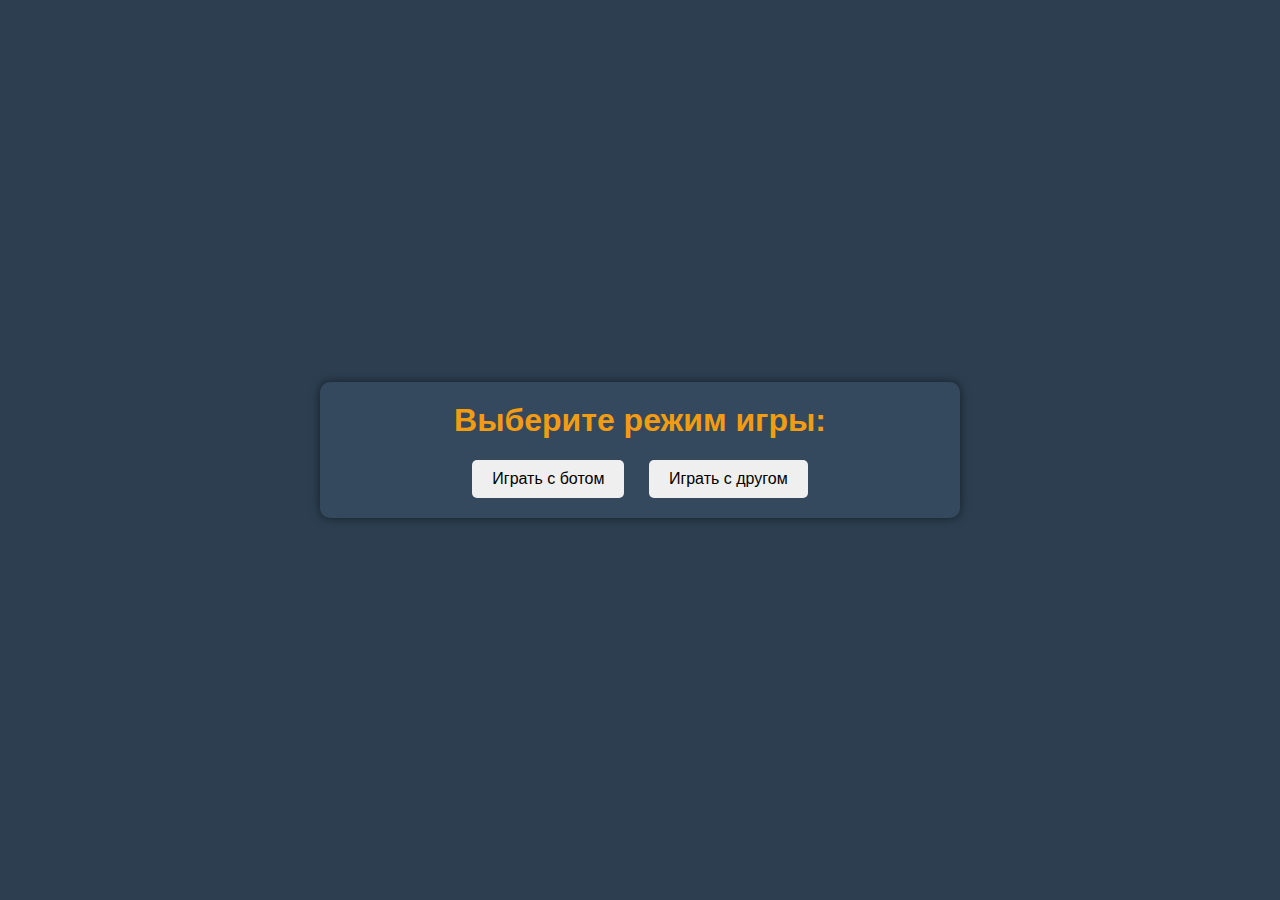
<file: 21/index.html>
<!DOCTYPE html>
<html lang="ru">
<head>
    <meta charset="UTF-8">
    <meta name="viewport" content="width=device-width, initial-scale=1.0">
    <title>Игра 21</title>
    <link rel="stylesheet" href="style.css">
</head>
<body>
    <div class="game-container">
        <div id="mode-selection" style="display: block;">
            <h1>Выберите режим игры:</h1>
            <button id="play-with-bot">Играть с ботом</button>
            <button id="play-with-friend">Играть с другом</button>
        </div>
        <div id="game" style="display: none;">
            <h1>Игра 21</h1>
            <div id="timer" class="timer">Осталось: <span id="time-left">5</span> сек</div>
            <div class="hands-container">
                <div id="player1-hand" class="hand">
                    <h2>Ваши карты:</h2>
                    <ul id="player1-cards" class="cards"></ul>
                    <p>Сумма: <span id="player1-score">0</span></p>
                    <div id="player1-buttons" class="player-buttons">
                        <button id="draw-card" class="player-button">Взять карту</button>
                        <button id="pass" class="player-button">Пас</button>
                    </div>
                </div>
                <div id="player2-hand" class="hand" style="display: none;">
                    <h2>Карты соперника:</h2>
                    <ul id="player2-cards" class="cards"></ul>
                    <p>Сумма: <span id="player2-score">0</span></p>
                    <div id="player2-buttons" class="player-buttons">
                        <button id="draw-card-player2" class="player-button">Взять карту</button>
                        <button id="pass-player2" class="player-button">Пас</button>
                    </div>
                </div>
                <div id="dealer-hand" class="hand" style="display: none;">
                    <h2>Карты дилера:</h2>
                    <ul id="dealer-cards" class="cards"></ul>
                    <p>Сумма: <span id="dealer-score">0</span></p>
                </div>
            </div>
            <div id="buttons" class="game-buttons">
                <button id="restart" class="game-button">Играть заново</button>
                <button id="return-to-menu" class="game-button">Вернуться в меню</button>
            </div>
            <div id="result"></div>
        </div>
    </div>
    <script src="script.js"></script>
</body>
</html>
</file>
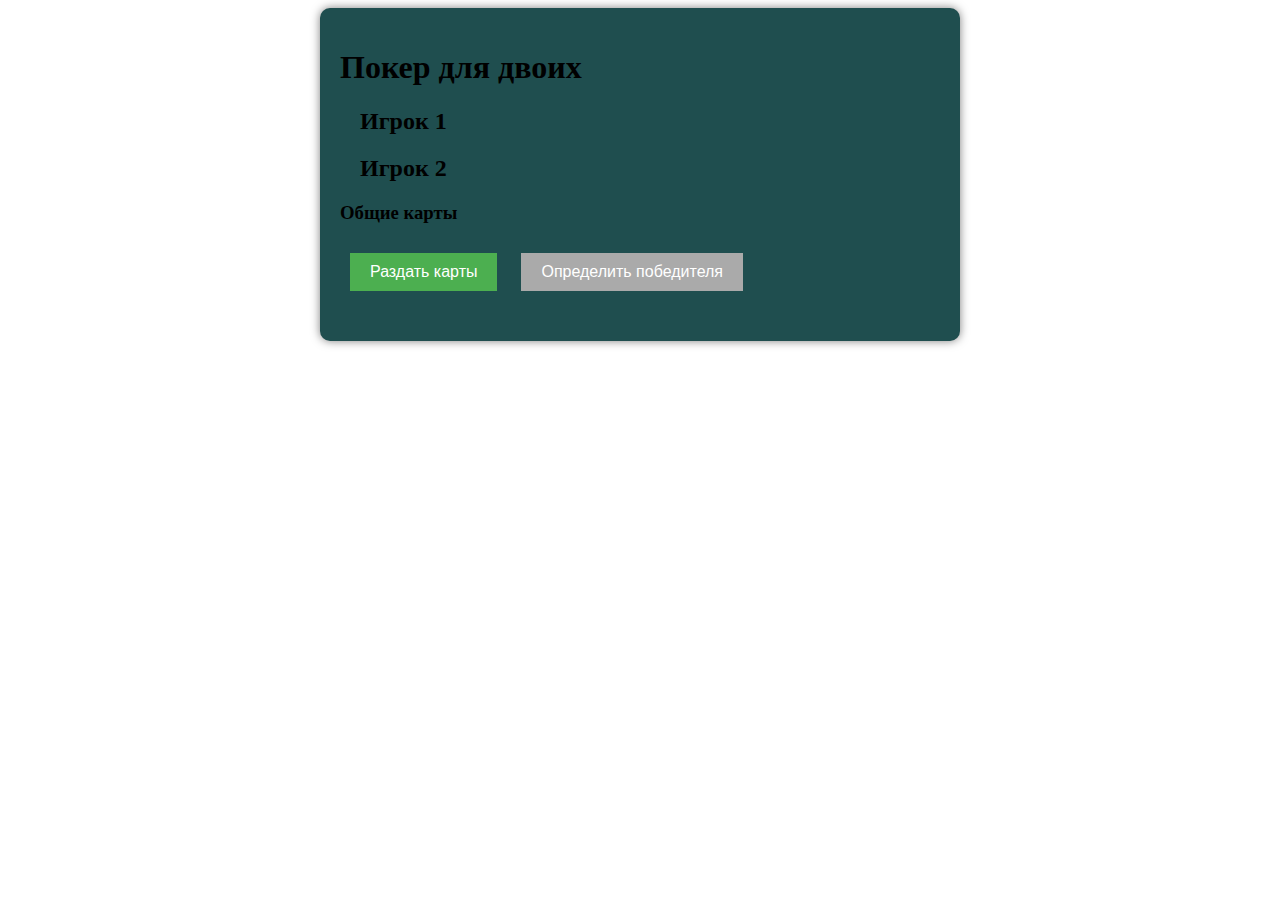
<file: poker/index.html>
<!DOCTYPE html>
<html lang="ru">
<head>
    <meta charset="UTF-8">
    <meta name="viewport" content="width=device-width, initial-scale=1.0">
    <title>Покер для двух игроков</title>
    <link rel="stylesheet" href="styles.css">
</head>
<body>
    <div class="game-container">
        <h1>Покер для двоих</h1>
        <div class="players">
            <div class="player" id="player1">
                <h2>Игрок 1</h2>
                <div class="hand" id="hand1"></div>
                <div class="score" id="score1"></div>
            </div>
            <div class="player" id="player2">
                <h2>Игрок 2</h2>
                <div class="hand" id="hand2"></div>
                <div class="score" id="score2"></div>
            </div>
        </div>
        <div id="community-cards-container">
            <h3>Общие карты</h3>
            <div id="community-cards"></div>
        </div>
        <button id="deal-button">Раздать карты</button>
        <button id="determine-winner-button" disabled>Определить победителя</button>
        <div id="winner" class="winner"></div>
    </div>
    <script src="script.js"></script>
</body>
</html>
</file>
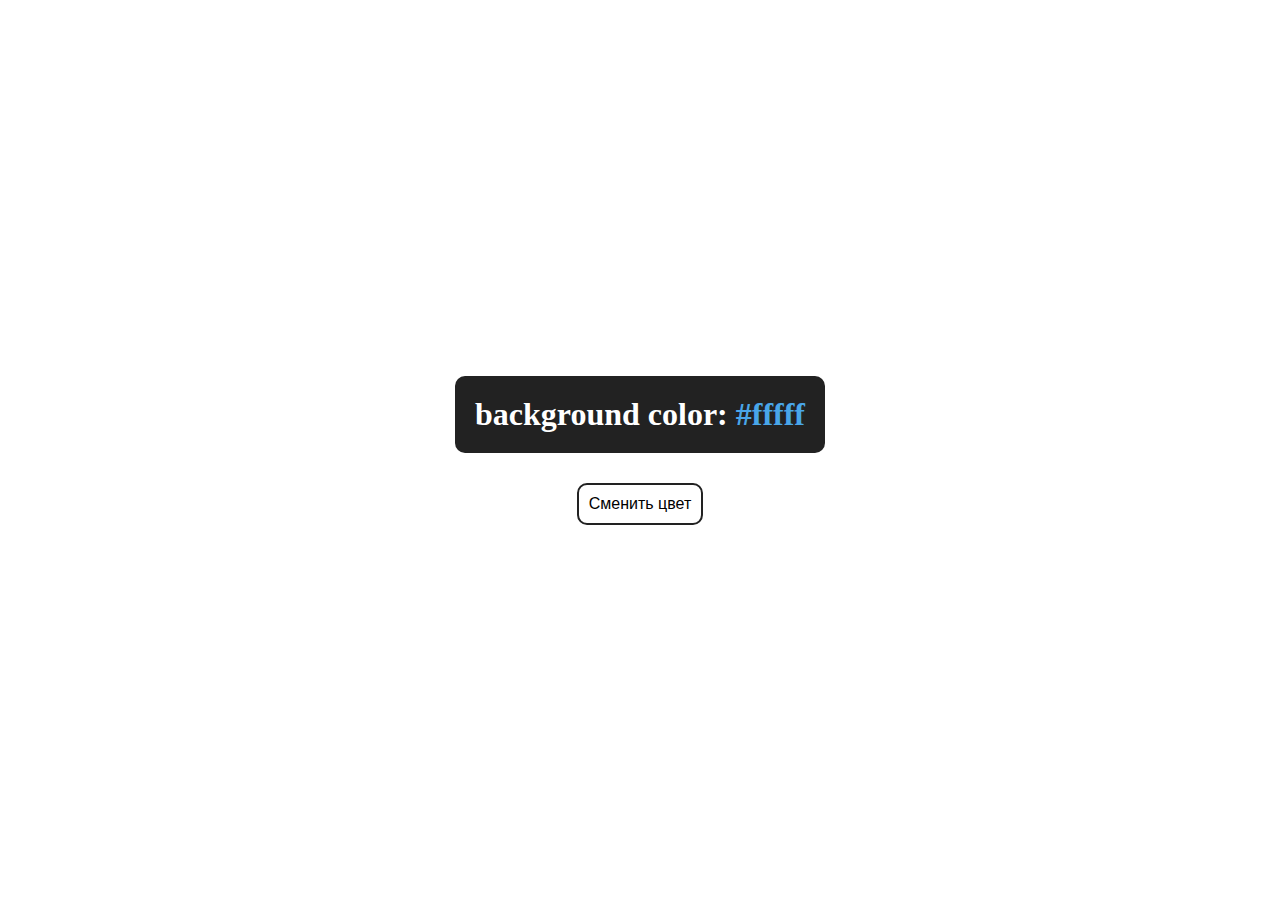
<file: RandomColo/index.html>
<!DOCTYPE html>
<html lang="ru">
<head>
    <meta charset="UTF-8">
    <meta name="viewport" content="width=device-width, initial-scale=1.0">
    <link rel="stylesheet" href="style.css">
    <title>RandomColor</title>
</head>
<body>
    
    <div class="conteiner">
        <h2>background color:
            <span class="color">#fffff</span>
        </h2>
        <button id="btn" class="btn">Сменить цвет</button>
    </div>

    <script src="main.js"></script>
</body>
</html>
</file>
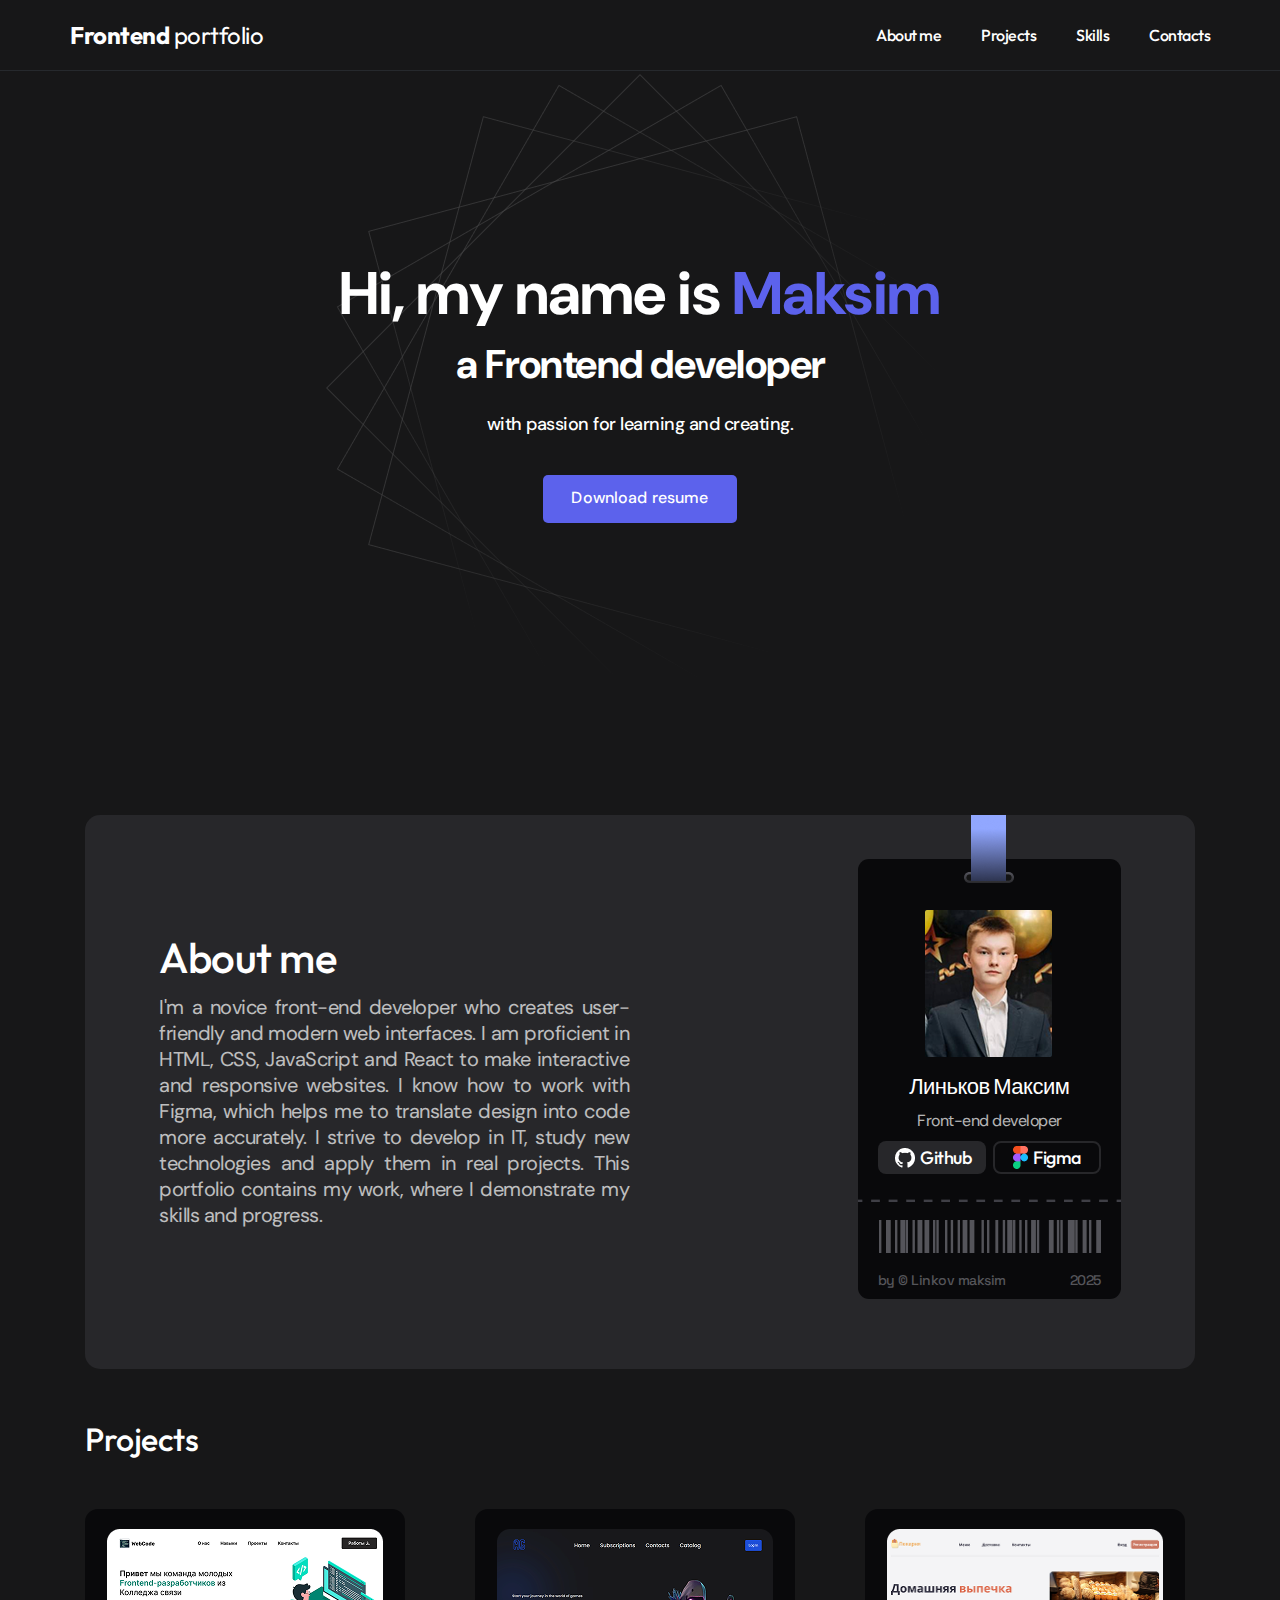
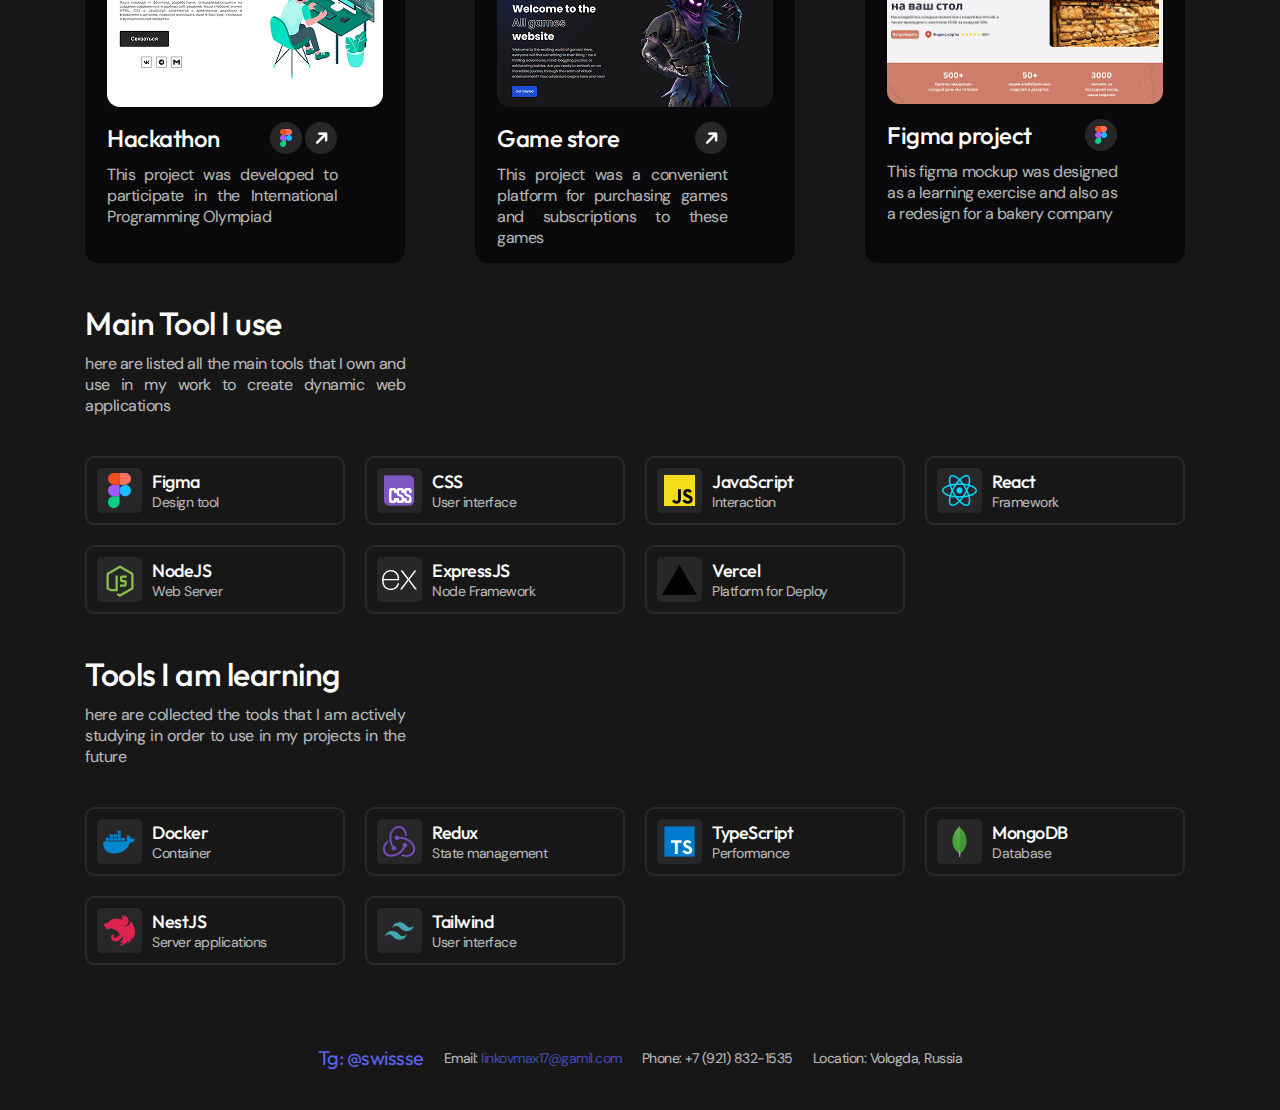
<file: Сайт о себе/index.html>
<!DOCTYPE html>
<html lang="en">

<head>
    <meta charset="UTF-8">
    <meta name="viewport" content="width=device-width, initial-scale=1.0">
    <title>Linkov portfolio</title>
    <link rel="stylesheet" href="./css/main.css">
    <link rel="icon" type="image/x-icon" href="img/logo.svg">
</head>

<body>
    <nav class="nav">
        <div class="conteiner">
            <div class="nav-row">
                <a href="./index.html" class="logo"><strong>Frontend</strong> portfolio</a>
                <ul class="nav-list">
                    <li class="nav-list__item"><a href="#about-me"
                            class="nav-list__link nav-list__link--active">About me</a></li>
                            <li class="nav-list__item"><a href="#project"
                                class="nav-list__link nav-list__link--active">Projects</a></li>
                    <li class="nav-list__item"><a href="#skills" class="nav-list__link">Skills</a></li>
                    <li class="nav-list__item"><a href="#contact" class="nav-list__link">Contacts</a></li>
                </ul>
            </div>
        </div>
    </nav>

    <header id="about-me" class="header">
            <div class="header-wrapper">
                <h1 class="header__title">
                    <strong>Hi, my name is <em>Maksim</em></strong>
                    a Frontend developer
                </h1>
                <div class="header-text">
                    <p>with passion for learning and creating.</p>
                </div>
                <a href="./cv.pdf" class="btn" download="resume">Download resume</a>
            </div>
    </header>

    <main class="main">

        <div class="conteiner about-me-cont">
            <div class="about__me">
                <div class="about__text__content">
                    <h2 class="text__content__h">About me</h2>
                    <p id="project" class="text__content">I'm a novice front-end developer who creates user-friendly and modern web interfaces. I am proficient in HTML, CSS, JavaScript and React to make interactive and responsive websites. I know how to work with Figma, which helps me to translate design into code more accurately. I strive to develop in IT, study new technologies and apply them in real projects. This portfolio contains my work, where I demonstrate my skills and progress.</p>
                </div>
                <div class="about__card">
                    <img class="about__photo" src="img/photo_5215327604863792342_m 1.png" alt="">
                    <h2 class="about__h">Линьков Максим</h2>
                    <p class="about__card__text projects__card__text">Front-end developer</p>
                    <div class="about__btn__row">
                        <div class="about__btn">
                            <a class="about__link__github" target="_blank" href="https://github.com/swissse/My-project"><img src="img/mdi_github.png" alt="">
                                Github</a>
                        </div>
                        <div class="about__btn__transparent">
                            <img src="img/logos_figma.png" alt="">
                            Figma
                        </div>
                    </div>
                    <img src="img/Line 150.png" alt="">
                    <img class="shtrih" src="img/Frame 48095486.png" alt="">
                    <div class="about__card__footer">
                        <p class="about__card__footer__text">by © Linkov maksim</p>
                        <p class="about__card__footer__date">2025</p>
                    </div>
                </div>

            </div>
        </div>

        <div class="conteiner">
            <h2 class="projects__h">Projects</h2>
            <div class="projects">
                <div class="project__card">
                    <img src="img/Hackathon.png" alt="">
                    <div class="card__h-link">
                        <h2 class="project__card__h">Hackathon</h2>
                        <div class="card__img">
                            <a target="_blank" target="_blank" href="https://www.figma.com/proto/VXEcaGlOdYDJs0ukKG22a0/Untitled?page-id=0%3A1&node-id=1-2&viewport=915%2C-11%2C0.26&t=odG2s7YkYVDdGYJo-1&scaling=min-zoom&content-scaling=fixed"><img src="img/link-figma.png" alt=""></a>
                            <a target="_blank" href="https://hackathon-five-nu.vercel.app/"><img src="img/link-arr.png" alt=""></a>
                        </div>
                    </div>
                    <p class="projects__card__text">This project was developed to participate in the International Programming Olympiad</p>
                </div>

                <div class="project__card">
                    <img src="img/store.png" alt="">
                    <div class="card__h-link">
                        <h2 class="project__card__h">Game store</h2>
                        <div class="card__img">
                        <a target="_blank" href="https://my-project-nine-tawny.vercel.app/"><img src="img/link-arr.png" alt=""></a>
                        </div>
                    </div>
                    <p class="projects__card__text">This project was a convenient platform for purchasing games and subscriptions to these games</p>
                </div>

                <div class="project__card">
                    <img src="img/pakary.png" alt="">
                    <div class="card__h-link">
                        <h2 class="project__card__h">Figma project</h2>
                        <div class="card__img">
                            <a target="_blank" href="https://www.figma.com/proto/6iso27zUQMq7dAPpI5ozp9/Untitled?page-id=0%3A1&node-id=2-2&p=f&viewport=153%2C867%2C0.08&t=EpexcUpfoYlPHl4p-1&scaling=min-zoom&content-scaling=fixed&starting-point-node-id=2%3A2"><img src="img/link-figma.png" alt=""></a>
                        </div>
                    </div>
                    <p class="projects__card__text">This figma mockup was designed as a learning exercise and also as a redesign for a bakery company</p>
                </div>
            </div>
        </div>

        <div class="conteiner">
            <div class="tool__cont">
                <div id="skills" class="tools__content">
                    <h2 class="tools__h">Main Tool I use</h2>
                    <p class="tools__text">here are listed all the main tools that I own and use in my work to create dynamic web applications</p>
                </div>
                <div class="tools__row">
                    <div class="card">
                        <img src="img/figma.svg" alt="">
                        <div class="card__content">
                            <h3 class="card__h">Figma</h3>
                            <p class="card__text">Design tool</p>
                        </div>
                    </div>
    
                    <div class="card">
                        <img src="img/css.png" alt="">
                        <div class="card__content">
                            <h3 class="card__h">CSS</h3>
                            <p class="card__text">User interface</p>
                        </div>
                    </div>
    
                    <div class="card">
                        <img src="img/js.png" alt="">
                        <div class="card__content">
                            <h3 class="card__h">JavaScript</h3>
                            <p class="card__text">Interaction</p>
                        </div>
                    </div>
    
                    <div class="card">
                        <img src="img/react.png" alt="">
                        <div class="card__content">
                            <h3 class="card__h">React</h3>
                            <p class="card__text">Framework</p>
                        </div>
                    </div>
    
                    <div class="card">
                        <img src="img/node.png" alt="">
                        <div class="card__content">
                            <h3 class="card__h">NodeJS</h3>
                            <p class="card__text">Web Server</p>
                        </div>
                    </div>
    
                    <div class="card">
                        <img src="img/ex.png" alt="">
                        <div class="card__content">
                            <h3 class="card__h">ExpressJS</h3>
                            <p class="card__text">Node Framework</p>
                        </div>
                    </div>
    
                    <div class="card">
                        <img src="img/vercel.png" alt="">
                        <div class="card__content">
                            <h3 class="card__h">Vercel</h3>
                            <p class="card__text">Platform for Deploy</p>
                        </div>
                    </div>
                </div>
    
                <div class="main__tools__content">
                    <h2 class="tools__h">Tools I am learning</h2>
                    <p class="tools__text">here are collected the tools that I am actively studying in order to use in my projects in the future</p>
                </div>
    
                <div class="tools__row">
                    <div class="card">
                        <img src="img/docker.png" alt="">
                        <div class="card__content">
                            <h3 class="card__h">Docker</h3>
                            <p class="card__text">Container</p>
                        </div>
                    </div>
    
                    <div class="card">
                        <img src="img/redux.png" alt="">
                        <div class="card__content">
                            <h3 class="card__h">Redux</h3>
                            <p class="card__text">State management</p>
                        </div>
                    </div>
    
                    <div class="card">
                        <img src="img/type.png" alt="">
                        <div class="card__content">
                            <h3 class="card__h">TypeScript</h3>
                            <p class="card__text">Performance</p>
                        </div>
                    </div>
    
                    <div class="card">
                        <img src="img/mongo.png" alt="">
                        <div class="card__content">
                            <h3 class="card__h">MongoDB</h3>
                            <p class="card__text">Database</p>
                        </div>
                    </div>
    
                    <div class="card">
                        <img src="img/nest.png" alt="">
                        <div class="card__content">
                            <h3 class="card__h">NestJS</h3>
                            <p class="card__text">Server applications</p>
                        </div>
                    </div>
    
                    <div class="card">
                        <img src="img/tailwind.png" alt="">
                        <div class="card__content">
                            <h3 class="card__h">Tailwind</h3>
                            <p class="card__text">User interface</p>
                        </div>
                    </div>
                </div>
            </div>
        </div>

    </main>

    <footer id="contact" class="footer">
        <div class="conteiner footer__row">
            <div class="footer__contact">
                <div class="footer__contact__tg">
                    <h3><a target="_blank" href="https://t.me/swissse">Tg: @swissse</a></h3>
                </div>
                <p>Email: <a href="mailto:your.email@example.com">linkovmax17@gamil.com</a></p>
                <p>Phone: +7 (921) 832-1535</p>
                <p>Location: Vologda, Russia</p>
            </div>
        </div>
    </footer>
    <script>
        window.addEventListener('scroll', function() {
    let nav = document.querySelector('.nav');
    if (window.scrollY > 100) {  /* Порог прокрутки  */
        nav.style.backgroundColor = 'rgba(23, 23, 24, 0.85)';  /* Полупрозрачный фон  */
    } else {
        nav.style.backgroundColor = 'var(--dark-bg)';  /* Возвращаем исходный фон  */
    }
});
    </script>
</body>

</html>
</file>
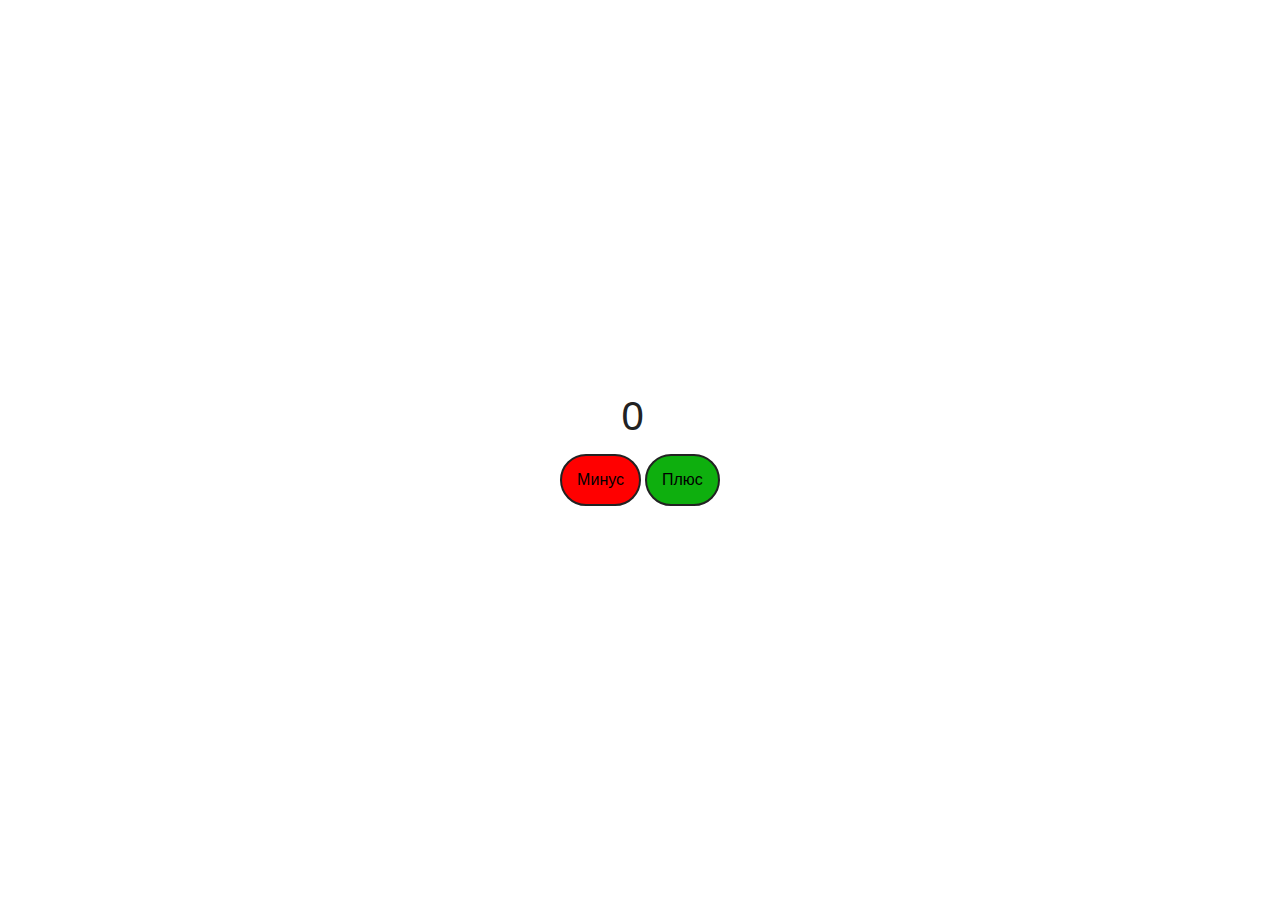
<file: счетчик/index.html>
<!DOCTYPE html>
<html lang="ru">
<head>
    <meta charset="UTF-8">
    <meta name="viewport" content="width=device-width, initial-scale=1.0">
    <link rel="stylesheet" href="Style.css">
    <title>Счетчик</title>
</head>
<body>
    
    <div class="conteiner">
        <div class="counter" data-counter>
            <div class="number"><input type="text" disabled value="0"></div>
            <button id="btn-munys" class="button btn-munys" type="button">Минус</button>
            <button id="btn-plus" class="button btn-plus" type="button">Плюс</button>
        </div>
    </div>

    <script src="index.js"></script>
</body>
</html>
</file>
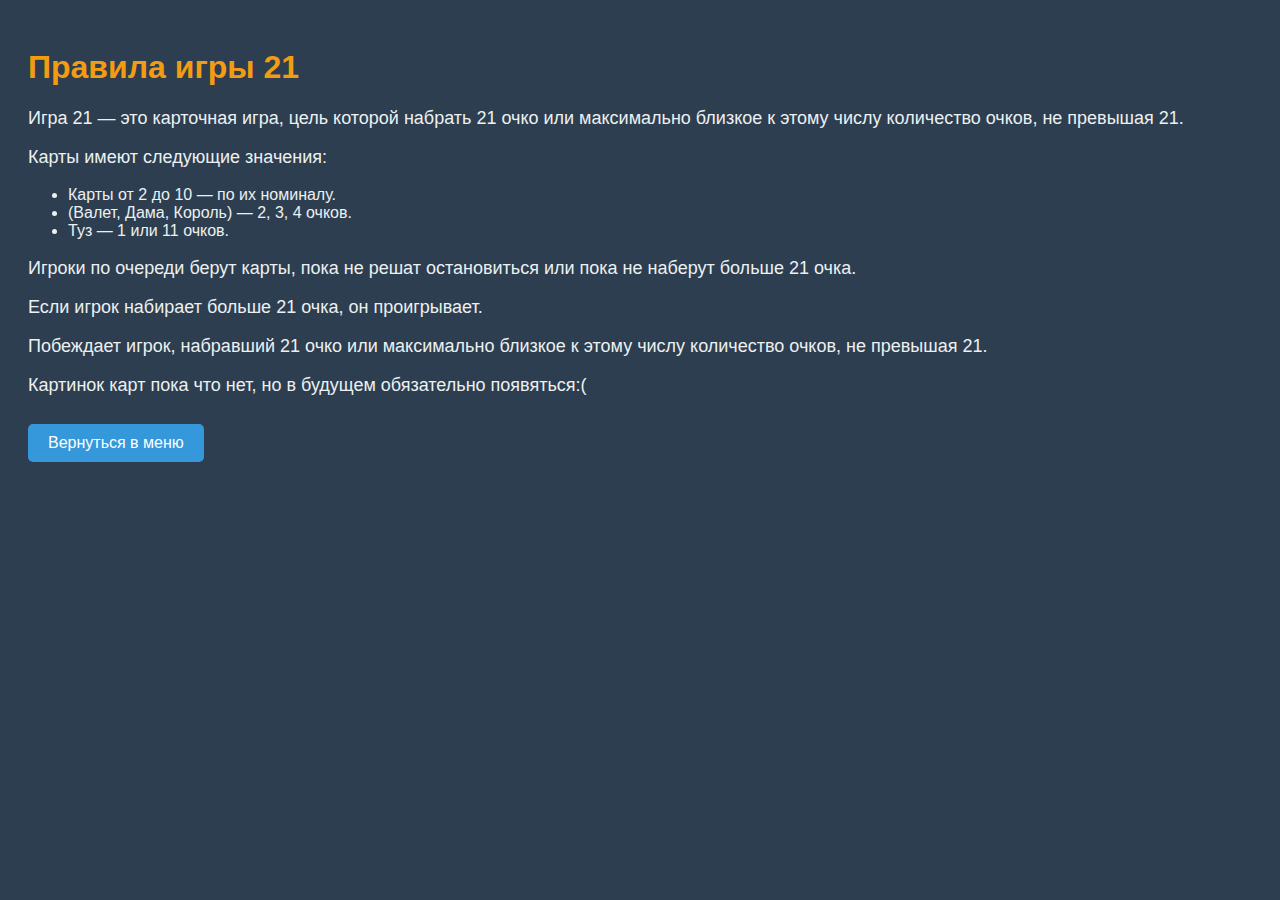
<file: 21/rules.html>
<!DOCTYPE html>
<html lang="ru">
<head>
    <meta charset="UTF-8">
    <meta name="viewport" content="width=device-width, initial-scale=1.0">
    <title>Правила игры 21</title>
    <style>
        body {
            font-family: 'Arial', sans-serif;
            background-color: #2c3e50;
            color: #ecf0f1;
            padding: 20px;
        }
        h1 {
            color: #f39c12;
        }
        p {
            font-size: 18px;
        }
        button {
            padding: 10px 20px;
            font-size: 16px;
            margin: 10px 0;
            cursor: pointer;
            border: none;
            border-radius: 5px;
            background-color: #3498db;
            color: white;
        }
    </style>
</head>
<body>
    <h1>Правила игры 21</h1>
    <p>Игра 21 — это карточная игра, цель которой набрать 21 очко или максимально близкое к этому числу количество очков, не превышая 21.</p>
    <p>Карты имеют следующие значения:</p>
    <ul>
        <li>Карты от 2 до 10 — по их номиналу.</li>
        <li>(Валет, Дама, Король) — 2, 3, 4 очков.</li>
        <li>Туз — 1 или 11 очков.</li>
    </ul>
    <p>Игроки по очереди берут карты, пока не решат остановиться или пока не наберут больше 21 очка.</p>
    <p>Если игрок набирает больше 21 очка, он проигрывает.</p>
    <p>Побеждает игрок, набравший 21 очко или максимально близкое к этому числу количество очков, не превышая 21.</p>
    <p>Картинок карт пока что нет, но в будущем обязательно появяться:(</p>
    <button onclick="window.location.href='index.html'">Вернуться в меню</button>
</body>
</html>
</file>
<file: 21/style.css>
body {
    font-family: 'Arial', sans-serif;
    background-color: #2c3e50;
    display: flex;
    justify-content: center;
    align-items: center;
    height: 100vh;
    margin: 0;
    color: #ecf0f1;
}

.game-container {
    background-color: #34495e;
    padding: 20px;
    border-radius: 10px;
    box-shadow: 0 0 10px rgba(0, 0, 0, 0.5);
    text-align: center;
    width: 85%;
    max-width: 600px;
}

h1 {
    margin-top: 0;
    color: #f39c12;
}

.timer {
    margin-top: 10px;
    font-size: 18px;
    font-weight: bold;
    color: #e67e22;
}

.hands-container {
    display: flex;
    justify-content: space-around;
    margin-bottom: 20px;
}

.hand {
    background-color: #2c3e50;
    padding: 20px;
    border-radius: 10px;
    box-shadow: 0 0 10px rgba(0, 0, 0, 0.5);
    margin: 10px;
    width: 45%;
}

.cards {
    list-style-type: none;
    padding: 0;
    display: flex;
    justify-content: center;
    flex-wrap: wrap;
}

.cards li {
    display: inline-block;
    background-color: #f1c40f;
    color: #2c3e50;
    padding: 10px;
    margin: 5px;
    border-radius: 5px;
    font-size: 18px;
    box-shadow: 0 0 5px rgba(0, 0, 0, 0.2);
}

#player2-cards li {
    background-color: #e74c3c;
    color: white;
}

.game-buttons {
    display: flex;
    align-items: center;
    flex-direction: column;
    margin-top: 20px;
}

.player-buttons {
    display: flex;
    justify-content: center;
    margin-top: 20px;
}

button {
    padding: 10px 20px;
    font-size: 16px;
    margin: 0 10px;
    cursor: pointer;
    border: none;
    border-radius: 5px;
    transition: background-color 0.3s, color 0.3s;
}

.player-button {
    background-color: #2ecc71;
    color: white;
}

.game-button {
    width: 200px;
    background-color: #3498db;
    color: white;
    margin: 10px;
}

#pass, #pass-player2 {
    background-color: #e74c3c;
    color: white;
}

#result {
    margin-top: 20px;
    font-size: 20px;
    font-weight: bold;
    color: #f39c12;
}

/* Адаптивные стили для мобильных устройств */
@media (max-width: 600px) {
    .game-container {
        width: 90%;
        padding: 10px;
    }

    .hands-container {
        flex-direction: column;
        align-items: center;
    }

    .hand {
        width: 90%;
        margin: 10px 0;
    }

    .game-buttons, .player-buttons {
        flex-direction: column;
        align-items: center;
    }

    button {
        margin: 5px 0;
    }
}
</file>
<file: poker/styles.css>
css
body {
    font-family: Arial, sans-serif;
    background-color: #2E8B57;
    color: white;
    text-align: center;
}

.game-container {
    width: 600px;
    margin: 0 auto;
    padding: 20px;
    border-radius: 10px;
    background-color: #1F4E4F;
    box-shadow: 0 0 10px rgba(0,0,0,0.5);
}

.player {
    margin: 20px;
}

.hand {
    margin: 10px 0;
    font-size: 20px;
}

button {
    padding: 10px 20px;
    margin: 10px;
    font-size: 16px;
    background-color: #4CAF50;
    border: none;
    color: white;
    cursor: pointer;
}

button:disabled {
    background-color: #aaa;
}

.winner {
    font-size: 24px;
    margin-top: 20px;
}
</file>
<file: RandomColo/style.css>
* {
    margin: 0;
    padding: 0;
    outline: none;
    box-sizing: border-box;
}

body {
    height: 100vh;
    display: flex;
    justify-content: center;
    align-items: center;
}

.conteiner {
    text-align: center;
}

.conteiner h2 {
    background: #222;
    padding: 20px;
    border-radius: 10px;
    color: #ffffff;
    font-size: 32px;
    margin-bottom: 30px;   
}

.color {
    color: #49a6e9
}

.conteiner .btn {
    padding: 10px;
    background: transparent;
    border: solid 2px #222;
    cursor: pointer;
    border-radius: 10px;
    transition: 0.3s ease;
    font-size: 16px;
}

.conteiner .btn:hover {
    background: #222;
    color: #ffffff;
}
</file>
<file: Сайт о себе/css/main.css>
@import url('https://fonts.googleapis.com/css2?family=DM+Sans:ital,opsz,wght@0,9..40,100..1000;1,9..40,100..1000&family=Outfit:wght@100..900&family=Space+Grotesk:wght@300..700&display=swap');
@import './reset.css';

/* 
font-family: "DM Sans", sans-serif;
font-family: "Outfit", sans-serif;
font-family: "Space Grotesk", sans-serif;
*/

:root {
    --black: #171718;
    --black-border: #26292D;
    --white: #FFF;
    --purple: #5C62EC;

    --page-text-color: var(--black);
    --dark-bg: var(--black);
    --dark-border: var(--black-border);
    --header-text: var(--white);
    --accent: var(--purple);
}

html, body {
    font-family: "DM Sans", sans-serif;
    letter-spacing: -0.5px;
    color: var(--page-text-color);
}

html {
    scroll-behavior: smooth;
}

.conteiner {
    margin: 0 auto;
    padding: 0 15px;
    max-width: 1200px;
}

/* NAV */
.nav {
    padding: 20px 0;
    border-bottom: 1px solid var(--black-border);
    background-color: var(--dark-bg);
    color: var(--white);
    position: fixed; /* Фиксируем навигацию */
    top: 0;
    width: 100%;
    z-index: 1000; /* Обеспечиваем отображение поверх всего */
}

.nav-row {
    display: flex;
    padding: 0 15px;
    justify-content: space-between;
    align-items: center;
    column-gap: 40px; 
    row-gap: 20px;
}

.logo {
    color: var(--white);
    font-size: 24px;
    font-family: "Outfit", sans-serif; 
}

.logo strong {
    font-weight: 700;
}

.nav-list {
    display: flex;
    align-items: center;
    column-gap: 40px;
    font-size: 16px;
    font-weight: 500;
    font-family: "Outfit", sans-serif; 
}

.nav-list__link {
    color: var(--white);
    transition: opacity 0.2s ease-in;
}

.nav-list__link:hover {
    opacity: 0.8;
}


/* HEADER */

.header {
    margin-top: 40px;
    min-height: 695px;
    background-color: var(--dark-bg);
    color: var(--white);
    display: flex;
    justify-content: center;
    align-items: center;
    text-align: center;
    background-image: url('../img/Abstract.png');
    background-repeat: no-repeat;
    background-size: auto;
    background-position: center;
}
.header-wrapper {
    max-width: 640px;
    padding: 0 15px;
}

.header__title {
    margin-bottom: 20px;
    font-size: 40px;
    font-weight: 700;
    line-height: 1.4;
}

.header__title strong {
    font-size: 60px;
    font-weight: 700;
}

.header__title em {
    font-style: normal;
    color: var(--accent);
}

.header-text {
    margin-bottom: 40px;
    line-height: 1.333;
    font-size: 18px;
    font-weight: 500;
}

.header-text p + p {
    margin-top: 1em;
}

.btn {
    display: inline-block;
    height: 48px;
    padding: 12px 28px;
    border-radius: 5px;
    background-color: var(--accent);
    color: var(--white);
    letter-spacing: 0.15px;
    font-size: 16px;
    font-weight: 500;
    transition: opacity 0.2s ease-in;
}

.btn:hover {
    opacity: 0.8;
}

.btn:active {
    position: relative;
    top: 1px;
}



/* MAIN */

.main {
    padding: 60px 0;
    background-color: var(--black);
    color: var(--white);
}

.tool__cont {
    padding: 0 30px;
}

.tools__content {
    display: flex;
    flex-direction: column;
    align-items: flex-start;
    max-width: 320px;
    row-gap: 10px;padding-top: 60px;
}
.tools__h {
    font-family: "Outfit", sans-serif;
    font-weight: 500;
    font-size: 32px;
    color: var(--white);
    
}
.tools__text {
    font-size: 16px;
    opacity: 0.7;
    color: var(--white);
    text-align: justify;
}
.tools__row {
    display: flex;
    flex-wrap: wrap;
    align-items: center;
    column-gap: 20px;
    row-gap: 20px;
    padding-top: 20px;
}
.card {
    display: flex;
    align-items: center;
    column-gap: 10px;
    padding: 10px 10px;
    background-color: transparent;
    border: 2px solid var(--dark-border);
    border-radius: 9px;
    width: 260px;
}

@media screen and (max-width: 570px) {
    .card {
        width: 160px;
        height: 83px;
    }
    .nav-list {
        column-gap: 20px;
    }
}





.card__h {
    font-family: "Outfit", sans-serif;
    font-weight: 500;
    font-size: 18px;
    color: var(--white);
}

.card__text {
    font-size: 14px;
    color: var(--white);
    opacity: 0.7;
}

@media screen and (max-width: 400px) {
    .card {
        width: 135px;
        height: 83px;
    }
    .card__h {
        font-size: 14px;
    }
    .card__text {
        font-size: 11px;
    }
}

.main__tools__content {
    display: flex;
    padding-top: 60px;
    flex-direction: column;
    align-items: flex-start;
    max-width: 320px;
    row-gap: 10px;
}

.card {
    transition: transform 0.2s ease-out; 
    transform: none;
}

.card:hover {
    transform: translateY(-10px); 
    box-shadow: 0 10px 20px rgba(0, 0, 0, 0.2);
    animation: bounce 0.2s linear;
}


.project__card:hover {
    transform: scale(1.05);
    box-shadow: 0 5px 15px rgba(23, 23, 24, 0.3);
    animation: pulse 0.2s linear;
}



/* projects */

.projects {
    display: flex;
    align-items: center;
    flex-wrap: wrap;
    column-gap: 70px;
    row-gap: 40px;
    padding: 0 30px;
}
.project__card {
    border-radius: 13px;
    max-width: 320px;
    padding: 20px 22px 30px 22px;
    height: 354px;
    display: flex;
    flex-direction: column;
    background-color: #09090B;
    transform: none;
}
.card__h-link {
    max-width: 230px;
    padding: 15px 0 10px 0;
    display: flex;
    justify-content: space-between;
    align-items: center;
    column-gap: 32px;
}

.card__img {
    column-gap: 10px;
    cursor: pointer;
}
.project__card__h {
    font-size: 24px;
    font-weight: 500;
    font-family: "Outfit", sans-serif;
}
.projects__card__text {
    max-width: 230px;
    font-size: 16px;
    opacity: 0.7;
    text-align: justify;
}

.projects__h {
    padding: 70px 30px 30px 30px;
    font-size: 32px;
    font-weight: 500;
    font-family: "Outfit", sans-serif;
}

.project__card {
    transition: transform 0.2s ease-out;
}

.project__card:hover {
    transform: scale(1.03); /* Увеличиваем масштаб на 3% */
    box-shadow: 0 10px 20px rgba(0, 0, 0, 0.2);
}


/* ABOUT ME */

.about__me {
    display: flex;
    flex-wrap: wrap;
    gap: 80px;
    justify-content: space-around;
    align-items: center;
    padding-bottom: 70px;
    background-color: #27272A;
    padding-top: 44px;
    margin: 0 30px ;
    border-radius: 15px;
}

.about__card {
    display: flex;
    flex-direction: column;
    height: 440px;
    width: 263px;
    background-color: #09090B;
    border-radius: 11px;
    position: relative;
}


.about__card::before {
    content: "";
    position: absolute;
    height: 68px;
    width: 50px;
    top: -10%;
    left: 50%;
    transform: translate(-50%, 0);
    background-image: url(../img/Group\ 427320448.png);
}


.about__photo {
    width: 127px;
    height: 147px;
    border-radius: 2px;
    margin: 51px 0 15px 67px;
}

.about__text__content {
    display: flex;
    flex-direction: column;
    max-width: 470px;
    text-align: justify;
    row-gap: 10px;
}
.text__content__h {
    font-size: 42px;
    font-weight: 500;
    font-family: "Outfit", sans-serif;
}
.text__content {
    font-size: 20px;
    opacity: 0.7;
}

.about__h {
    font-size: 22px;
    font-weight: 500;
    font-family: "Outfit", sans-serif;
    padding:0 20px;
    margin: 0 auto;
}
.about__card__text {
    padding: 10px 20px;
    margin: 0 auto;
}
.about__btn__row {
    display: flex;
    align-items: center;
    justify-content: center;
    column-gap: 7px;
    padding-bottom: 25px;
}
.about__btn {
    width: 108px;
    height: 33px;
    background-color: #27272A;
    border-radius: 8px;
    font-size: 18px;
    font-weight: 500;
    font-family: "Outfit", sans-serif;
    column-gap: 5px;
    display: flex;
    align-items: center;
    justify-content: center;
    cursor: pointer;
}

.about__btn__transparent {
    width: 108px;
    height: 33px;
    border: solid 2px #27272A;
    background-color: transparent;
    border-radius: 8px;
    font-size: 18px;
    font-weight: 500;
    font-family: "Outfit", sans-serif;
    column-gap: 5px;
    display: flex;
    align-items: center;
    justify-content: center;
    cursor: pointer;
}

.about__link__github {
    color: var(--white);
}

.shtrih {
    width: 223px;
    height: 43px;
    margin: auto;
    padding-top: 10px;
}
.about__card__footer {
    display: flex;
    align-items: center;
    justify-content: space-between;
    color: #55555A;
    font-weight: 500;
    padding: 10px 20px;
    font-size: 14px;
    font-family: "Space Grotesk", sans-serif;
}

.about__card {
    transition: transform 0.5s; /* Плавная анимация  */
}

.about__card:hover {
    animation: shake 0.5s;
    animation-iteration-count: 1;
}

/* —————— Footer —————— */
.footer {
    background-color: var(--dark-bg);
    color: var(--white);
    padding: 40px 0;
}
.footer__row {
    display: flex;
    justify-content: center;
}

.footer__contact__tg {
    display: flex;
    align-items: center;
    column-gap: 5px;
}
.footer__contact {
    text-align: center;
    display: flex;
    column-gap: 20px;
    align-items: center;
}
.footer__contact h3 {
    font-size: 20px;
    font-family: "Outfit", sans-serif;
}
.footer__contact p {
    font-size: 14px;
    opacity: 0.7;
}
.footer__contact a {
    color: var(--accent);
    transition: opacity 0.2s ease-in;
}
.footer__contact a:hover {
    opacity: 0.8;
}

/* Исходное состояние — задаём transition */



/* —————— Responsive Adjustments —————— */
@media screen and (max-width: 768px) {
    /* Навигация */
    .nav-row {
        flex-direction: column;
        row-gap: 10px;
    }
    .nav-list {
        flex-direction: column;
        column-gap: 0;
        row-gap: 10px;
    }

    /* Заголовок */
    .header__title {
        font-size: 32px;
    }
    .header__title strong {
        font-size: 48px;
    }

    /* Секция "About me" */
    .about__me {
        flex-direction: column;
        gap: 40px;
        padding: 30px;
    }
}

@media screen and (max-width: 480px) {
    .header__title {
        font-size: 28px;
    }
    .header__title strong {
        font-size: 40px;
    }
    .about__text__content {
        text-align: center;
    }
    .tools__content,
    .main__tools__content {
        align-items: center;
        text-align: center;
    }
    .projects {
        justify-content: center;
    }
    .about__card {
        width: 90%;  /* Чтобы карточка занимала почти всю ширину  */
        max-width: 400px; /* Ограничим максимальную ширину  */
        height: auto; /* Чтобы высота подстраивалась под контент  */
    }
    .about__photo {
        margin-left: auto;
        margin-right: auto;
    }
}

/* —————— Animations —————— */
/* Появление элементов */
@keyframes fadeIn {
    from {
        transform: translateY(20px);
    }
    to {
        transform: translateY(0);
    }
}

.about__me,
.tools__row .card,
.projects .project__card {
    /* opacity: 0; */           /* Убираем это */
    transform: translateY(20px); /* Начальное положение для fadeIn */
    animation: fadeIn 0.8s ease-out forwards;
}
.header {
    animation-delay: 0.2s;
}
.about__me {
    animation-delay: 0.4s;
}
.tools__row .card {
    animation-delay: 0.6s;
}
.projects .project__card {
    animation-delay: 0.8s;
}

@keyframes pulse {
    50% { transform: scale(1.08); } 
    100% { transform: scale(1.05); }
}

@keyframes bounce {
    50% { transform: translateY(-15px); } 
    100% { transform: translateY(-10px); }
}
</file>
<file: счетчик/Style.css>
* {
    margin: 0;
    padding: 0;
    outline: 0;
    box-sizing: border-box;
}

.conteiner {
    height: 100vh;
    display: flex;
    justify-content: center;
    align-items: center;
    flex-direction: column;
}

input {
    width: 145px;
    background: white;
    border: none;
    font-size: 30px;
    text-align: center;
    color: #222;
    margin-bottom: 15px;
}

input[value] {
    font-size: 40px;
}

.counte {
    display: grid;
    grid-template-columns: repeat(2,1fr);
    gap: 25px;
}

.conteiner .btn-munys, .btn-plus {
    padding: 15px;
    border: solid 2px #222;
    cursor: pointer;
    border-radius: 90px;
    transition: 0.3s ease;
    font-size: 16px;
}

.btn-munys {
    background: red;
}

.btn-munys:hover {
    background: rgb(206, 25, 25);
}

.btn-plus {
    background: rgb(14, 175, 14);
}

.btn-plus:hover {
    background: green;
}
</file>
